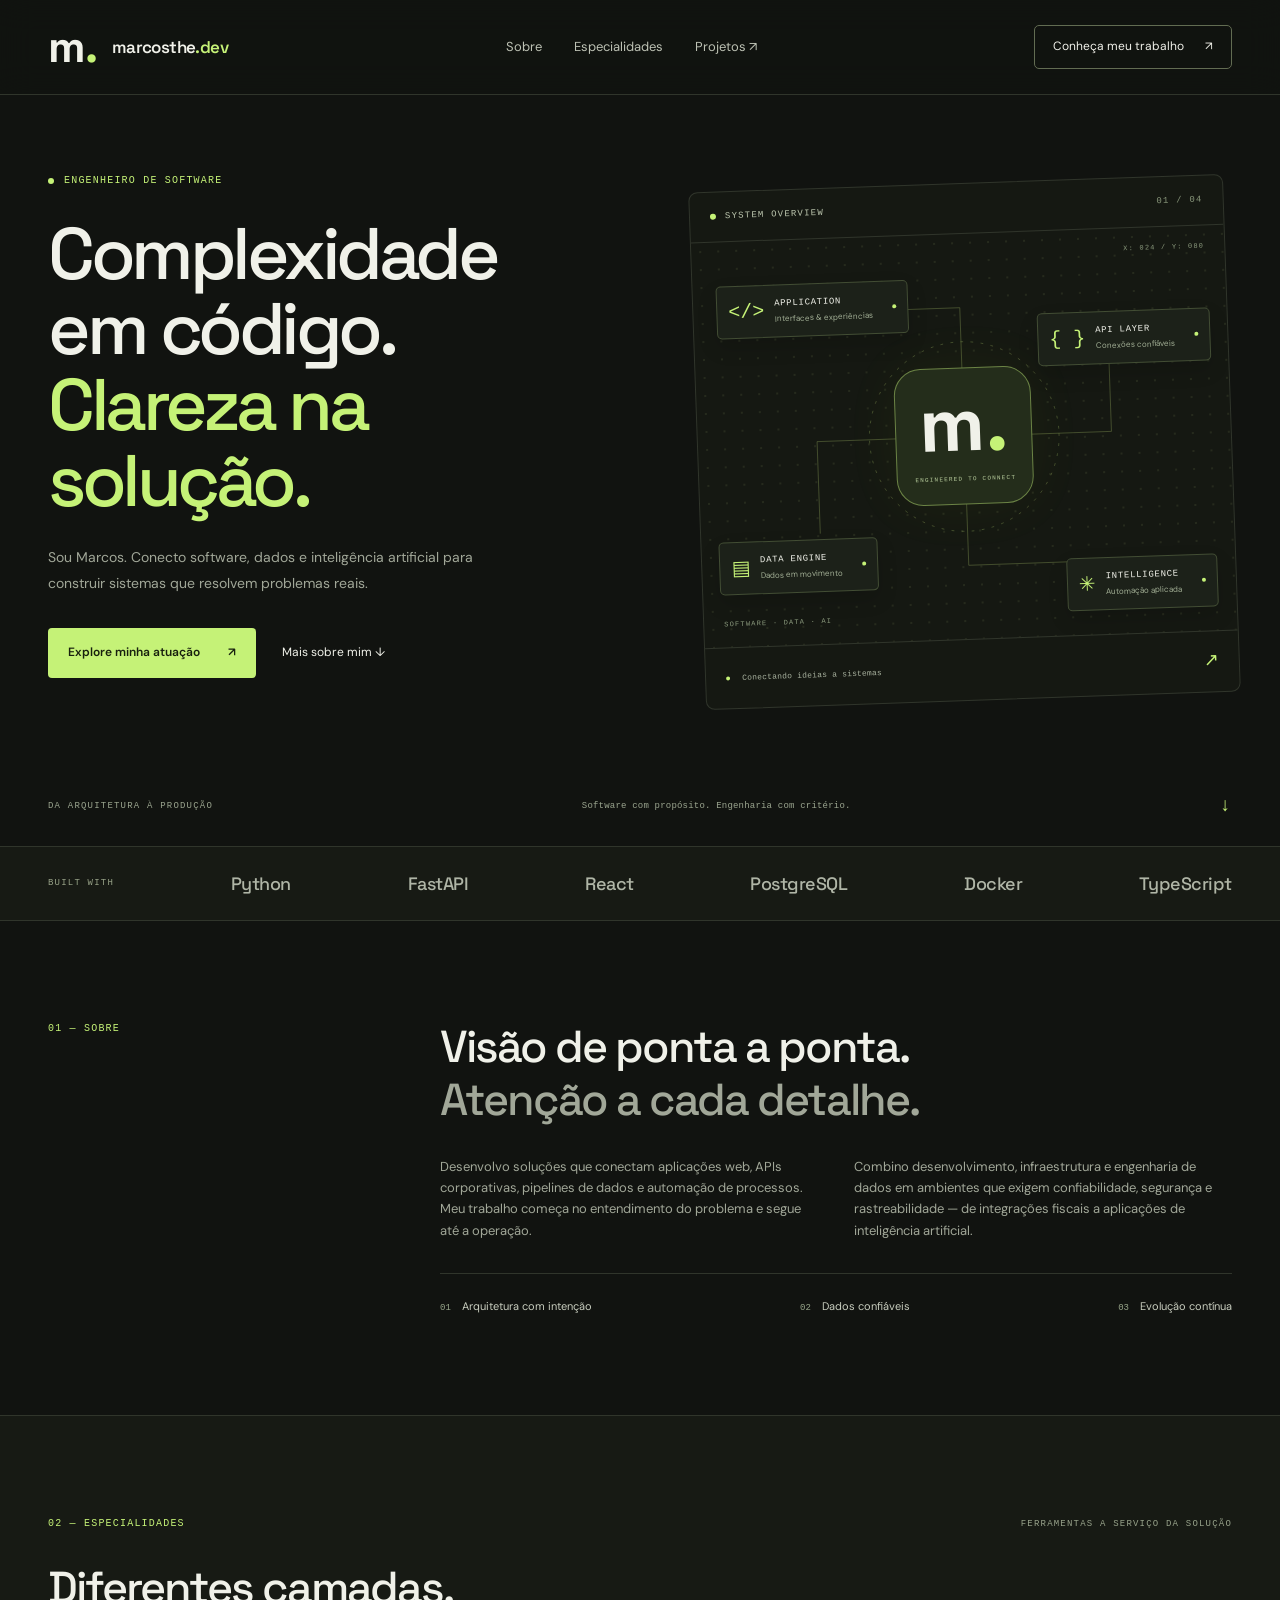
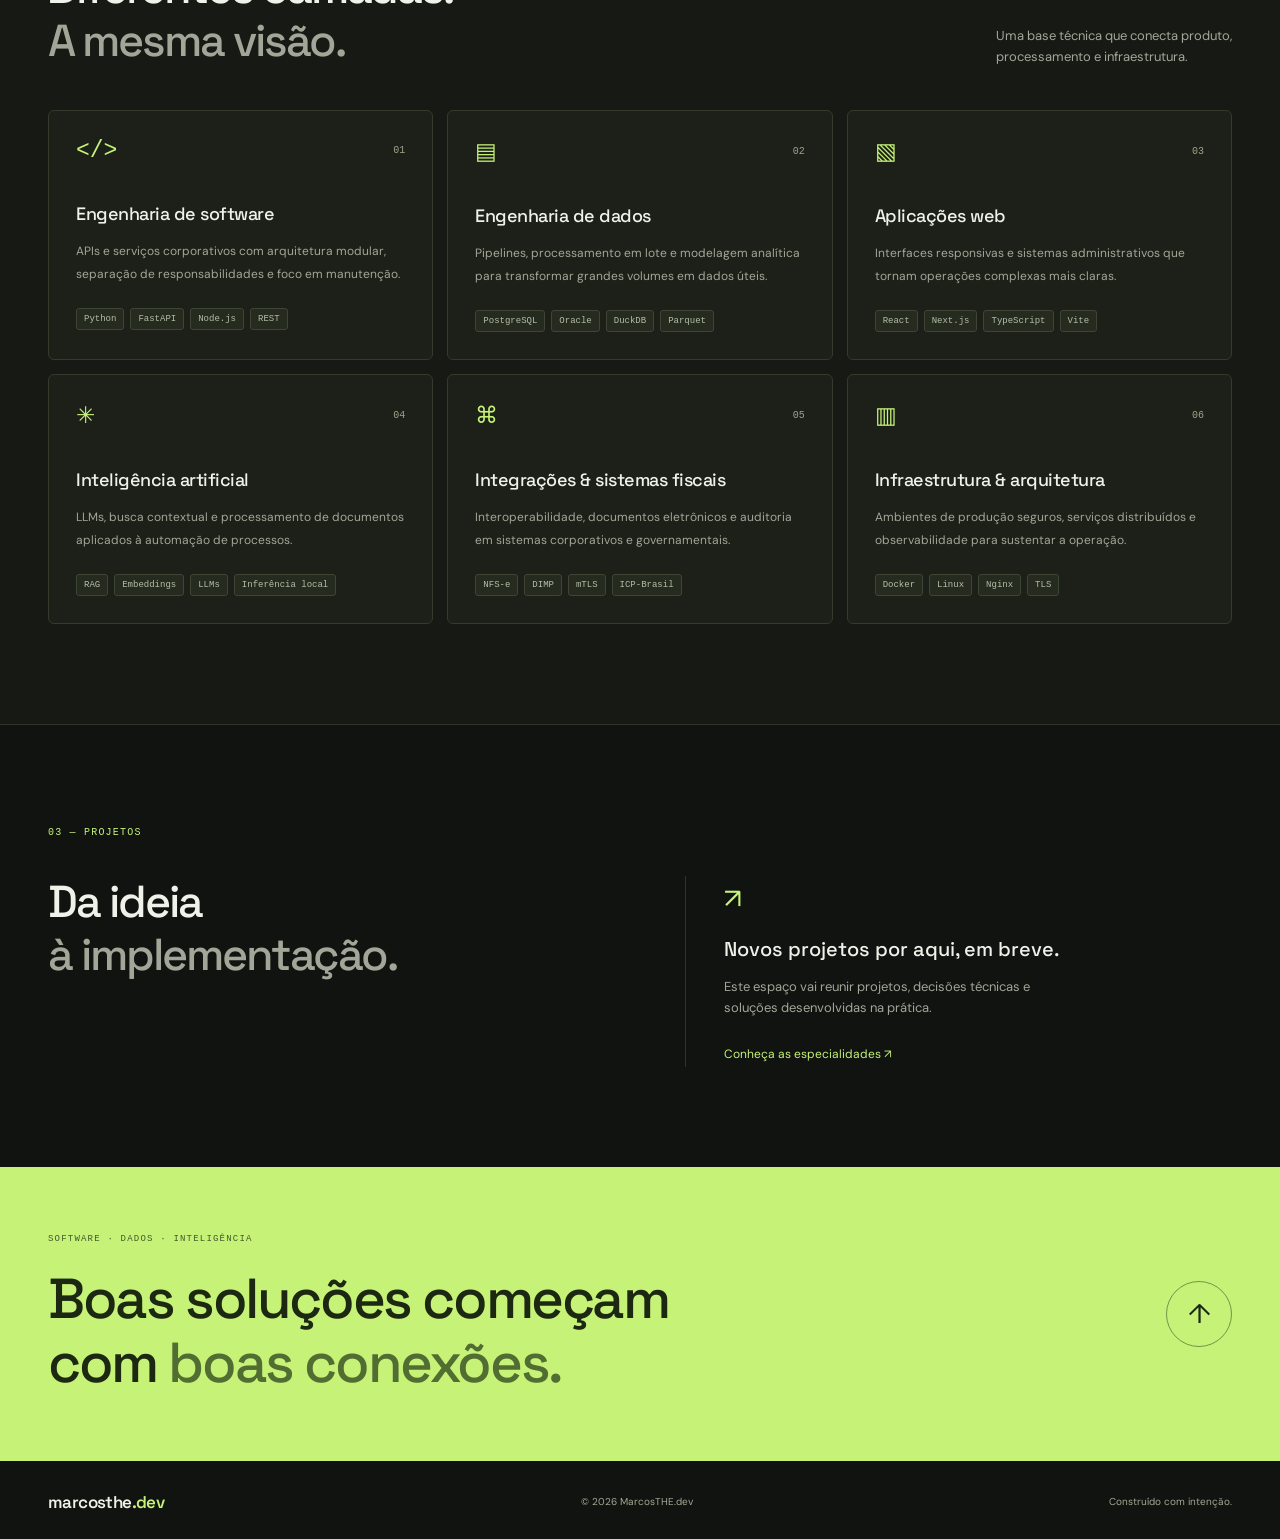
<file: index.html>
<!doctype html>
<html lang="pt-BR">
<head>
<meta charset="utf-8"><meta name="viewport" content="width=device-width,initial-scale=1"><meta name="theme-color" content="#111310">
<title>MarcosTHE.dev — Software, dados & inteligência</title>
<meta name="description" content="Marcos, engenheiro de software. Sistemas corporativos, engenharia de dados, APIs e inteligência artificial para resolver problemas reais.">
<meta property="og:title" content="MarcosTHE.dev — Software, dados & inteligência"><meta property="og:description" content="Engenharia aplicada a problemas reais. Conheça minha atuação e minhas tecnologias."><meta property="og:type" content="website">
<link rel="stylesheet" href="styles.css"><script src="script.js" defer></script>
</head>
<body>
<a class="skip" href="#main">Pular para o conteúdo</a>
<header class="site-header"><div class="container navigation"><a href="#home" class="brand" aria-label="MarcosTHE.dev, início"><b>m<span>.</span></b>marcosthe<span>.dev</span></a><button class="menu-toggle" aria-expanded="false" aria-controls="main-nav" aria-label="Abrir menu">Menu ＋</button><nav id="main-nav" aria-label="Menu principal"><a href="#sobre">Sobre</a><a href="#skills">Especialidades</a><a href="#projetos">Projetos ↗</a></nav><a class="header-cta" href="#skills">Conheça meu trabalho <span>↗</span></a></div></header>
<main id="main">
<section id="home" class="hero container" aria-labelledby="hero-title"><div><p class="eyebrow"><i></i> ENGENHEIRO DE SOFTWARE</p><h1 id="hero-title">Complexidade<br>em código.<br><span>Clareza na<br>solução.</span></h1><p class="hero-description">Sou Marcos. Conecto software, dados e inteligência artificial para construir sistemas que resolvem problemas reais.</p><div class="hero-actions"><a class="button" href="#skills">Explore minha atuação <span>↗</span></a><a class="text-link" href="#sobre">Mais sobre mim ↓</a></div></div>
<div class="system-visual" role="img" aria-label="Diagrama conceitual de aplicações, APIs, dados e inteligência artificial conectados em um sistema"><div class="visual-caption"><i></i> SYSTEM OVERVIEW <span>01 / 04</span></div><div class="system-grid"><svg viewBox="0 0 500 440" aria-hidden="true"><path d="M250 220V80H110M250 220H410V130M250 220V360H390M250 220H90V320"/><circle cx="250" cy="220" r="103"/></svg><div class="node app"><b>&lt;/&gt;</b><span>APPLICATION<small>Interfaces & experiências</small></span><i></i></div><div class="node api"><b>{ }</b><span>API LAYER<small>Conexões confiáveis</small></span><i></i></div><div class="core"><b>m<span>.</span></b><small>ENGINEERED TO CONNECT</small></div><div class="node data"><b>▤</b><span>DATA ENGINE<small>Dados em movimento</small></span><i></i></div><div class="node ai"><b>✳</b><span>INTELLIGENCE<small>Automação aplicada</small></span><i></i></div><span class="coordinate top">X: 024 / Y: 080</span><span class="coordinate bottom">SOFTWARE · DATA · AI</span></div><div class="visual-footer"><span><i></i> Conectando ideias a sistemas</span><span>↗</span></div></div>
<div class="hero-bottom"><span>DA ARQUITETURA À PRODUÇÃO</span><span>Software com propósito. Engenharia com critério.</span><a href="#sobre" aria-label="Ir para sobre">↓</a></div></section>
<div class="stack-band"><div class="container"><span>BUILT WITH</span><span>Python</span><span>FastAPI</span><span>React</span><span>PostgreSQL</span><span>Docker</span><span>TypeScript</span></div></div>
<section id="sobre" class="section container about" aria-labelledby="about-title"><p class="label">01 — SOBRE</p><div><h2 id="about-title">Visão de ponta a ponta.<br><span>Atenção a cada detalhe.</span></h2><div class="about-columns"><p>Desenvolvo soluções que conectam aplicações web, APIs corporativas, pipelines de dados e automação de processos. Meu trabalho começa no entendimento do problema e segue até a operação.</p><p>Combino desenvolvimento, infraestrutura e engenharia de dados em ambientes que exigem confiabilidade, segurança e rastreabilidade — de integrações fiscais a aplicações de inteligência artificial.</p></div><div class="principles"><span><b>01</b> Arquitetura com intenção</span><span><b>02</b> Dados confiáveis</span><span><b>03</b> Evolução contínua</span></div></div></section>
<section id="skills" class="section expertise" aria-labelledby="skills-title"><div class="container"><div class="section-label"><p class="label">02 — ESPECIALIDADES</p><span>FERRAMENTAS A SERVIÇO DA SOLUÇÃO</span></div><div class="section-heading"><h2 id="skills-title">Diferentes camadas.<br><span>A mesma visão.</span></h2><p>Uma base técnica que conecta produto,<br>processamento e infraestrutura.</p></div><div class="expertise-grid">
<article class="card"><div class="card-top"><b>&lt;/&gt;</b><span>01</span></div><h3>Engenharia de software</h3><p>APIs e serviços corporativos com arquitetura modular, separação de responsabilidades e foco em manutenção.</p><div class="tags"><span>Python</span><span>FastAPI</span><span>Node.js</span><span>REST</span></div></article>
<article class="card"><div class="card-top"><b>▤</b><span>02</span></div><h3>Engenharia de dados</h3><p>Pipelines, processamento em lote e modelagem analítica para transformar grandes volumes em dados úteis.</p><div class="tags"><span>PostgreSQL</span><span>Oracle</span><span>DuckDB</span><span>Parquet</span></div></article>
<article class="card"><div class="card-top"><b>▧</b><span>03</span></div><h3>Aplicações web</h3><p>Interfaces responsivas e sistemas administrativos que tornam operações complexas mais claras.</p><div class="tags"><span>React</span><span>Next.js</span><span>TypeScript</span><span>Vite</span></div></article>
<article class="card"><div class="card-top"><b>✳</b><span>04</span></div><h3>Inteligência artificial</h3><p>LLMs, busca contextual e processamento de documentos aplicados à automação de processos.</p><div class="tags"><span>RAG</span><span>Embeddings</span><span>LLMs</span><span>Inferência local</span></div></article>
<article class="card"><div class="card-top"><b>⌘</b><span>05</span></div><h3>Integrações & sistemas fiscais</h3><p>Interoperabilidade, documentos eletrônicos e auditoria em sistemas corporativos e governamentais.</p><div class="tags"><span>NFS-e</span><span>DIMP</span><span>mTLS</span><span>ICP-Brasil</span></div></article>
<article class="card"><div class="card-top"><b>▥</b><span>06</span></div><h3>Infraestrutura & arquitetura</h3><p>Ambientes de produção seguros, serviços distribuídos e observabilidade para sustentar a operação.</p><div class="tags"><span>Docker</span><span>Linux</span><span>Nginx</span><span>TLS</span></div></article>
</div></div></section>
<section id="projetos" class="section container" aria-labelledby="projects-title"><p class="label">03 — PROJETOS</p><div class="project-content"><h2 id="projects-title">Da ideia<br><span>à implementação.</span></h2><div class="project-note"><span class="outline-icon" aria-hidden="true">↗</span><h3>Novos projetos por aqui, em breve.</h3><p>Este espaço vai reunir projetos, decisões técnicas e soluções desenvolvidas na prática.</p><a href="#skills" class="text-link">Conheça as especialidades ↗</a></div></div></section>
<section class="closing" aria-label="Encerramento"><div class="container"><p class="eyebrow">SOFTWARE · DADOS · INTELIGÊNCIA</p><p class="closing-title">Boas soluções começam<br>com <span>boas conexões.</span></p><a class="round-link" href="#home" aria-label="Voltar ao início">↑</a></div></section>
</main><footer class="container footer"><a href="#home" class="footer-brand">marcosthe<span>.dev</span></a><span>© <span id="year">2026</span> MarcosTHE.dev</span><span>Construído com intenção.</span></footer>
</body></html>
</file>
<file: styles.css>
@import url('https://fonts.googleapis.com/css2?family=DM+Sans:wght@400;500;600;700&family=Space+Grotesk:wght@400;500;600;700&display=swap');
:root{--bg:#111310;--line:#30352b;--text:#f0f1e9;--muted:#a1a798;--accent:#c5f277;--mono:ui-monospace,Consolas,monospace}*{box-sizing:border-box}html{scroll-behavior:smooth;scroll-padding-top:110px}body{margin:0;background:var(--bg);color:var(--text);font:16px/1.65 'DM Sans',sans-serif}a{color:inherit;text-decoration:none}button{font:inherit}::selection{background:var(--accent);color:var(--bg)}:focus-visible{outline:2px solid var(--accent);outline-offset:6px}h1,h2,h3,p{margin:0}h1,h2,h3,.closing-title{font-family:'Space Grotesk',sans-serif;font-weight:500}h2{font-size:clamp(32px,3.5vw,47px);line-height:1.18;letter-spacing:-2px}h2>span{color:var(--muted)}.container{max-width:1248px;width:calc(100% - 96px);margin-inline:auto}.site-header{position:sticky;top:0;z-index:20;background:#111310f2;backdrop-filter:blur(16px);border-bottom:1px solid var(--line)}.navigation{height:94px;display:flex;align-items:center;justify-content:space-between;gap:30px}.brand{display:flex;align-items:center;font:600 17px 'Space Grotesk',sans-serif;letter-spacing:-.6px}.brand b{font-size:44px;line-height:1;margin-right:14px}.brand span,.footer-brand span{color:var(--accent)}nav{display:flex;gap:32px}nav a{font-size:13px;color:#bdc2b4}nav a:hover,nav a[aria-current],.text-link:hover{color:var(--accent)}.header-cta{border:1px solid #626c52;padding:11px 18px;border-radius:5px;font-size:12px}.header-cta span{margin-left:18px}.header-cta:hover{border-color:var(--accent);color:var(--accent)}.menu-toggle{display:none}.hero{padding-top:78px;display:grid;grid-template-columns:1.12fr 1fr;column-gap:50px}.eyebrow,.label,.section-label,.hero-bottom,.visual-caption,.visual-footer,.coordinate,.stack-band{font-family:var(--mono);font-size:10px;letter-spacing:1.2px}.eyebrow{color:var(--accent);display:flex;align-items:center;gap:10px}i{display:inline-block;width:6px;height:6px;background:var(--accent);border-radius:50%;flex-shrink:0}h1{font-size:clamp(54px,5.7vw,80px);line-height:1.04;letter-spacing:-4.5px;margin:26px 0}h1>span{color:var(--accent)}.hero-description{max-width:425px;color:var(--muted);font-size:14px;line-height:1.85}.hero-actions{display:flex;align-items:center;gap:26px;margin-top:31px}.button{display:inline-flex;align-items:center;justify-content:center;gap:28px;border-radius:4px;padding:15px 20px;font-size:12px;font-weight:600;background:var(--accent);color:#18200e;transition:background .2s,transform .2s}.button:hover{background:#dcffa3;transform:translateY(-2px)}.text-link{font-size:12px}.system-visual{align-self:center;border:1px solid var(--line);border-radius:9px;background:#151812;overflow:hidden;transform:rotate(-2deg);margin-top:10px}.visual-caption{display:flex;align-items:center;gap:9px;padding:17px 20px;border-bottom:1px solid var(--line);color:#bdc7af;font-size:9px}.visual-caption>span{margin-left:auto;color:#89977b}.system-grid{height:405px;position:relative;background-image:radial-gradient(#616b4438 1px,transparent 1px);background-size:18px 18px;overflow:hidden}.system-grid svg{position:absolute;width:100%;height:100%;fill:none;stroke:#859a546f;stroke-width:1}.system-grid circle{stroke-dasharray:3 8}.core{position:absolute;left:50%;top:50%;transform:translate(-50%,-50%);width:137px;height:137px;background:#242d1b;border:1px solid #6b8345;border-radius:27px;display:flex;align-items:center;justify-content:center;flex-direction:column;box-shadow:0 0 60px #c5f2100d}.core b{font:700 77px/.9 'Space Grotesk',sans-serif}.core b span{color:var(--accent)}.core small{font:6px var(--mono);letter-spacing:1.2px;color:#b8cd9d;margin-top:17px}.node{position:absolute;display:flex;align-items:center;gap:10px;padding:13px 11px;background:#1c2119;border:1px solid #424d34;border-radius:5px;z-index:2;box-shadow:0 9px 20px #0002}.node>span{font:9px var(--mono);letter-spacing:.7px}.node small{display:block;color:#a2af95;font:8px 'DM Sans',sans-serif;letter-spacing:0;margin-top:5px}.node b{color:var(--accent);font:20px var(--mono)}.node i{width:4px;height:4px;margin-left:10px}.app{top:44px;left:23px}.api{top:82px;right:17px}.data{bottom:52px;left:17px}.ai{bottom:24px;right:18px}.coordinate{position:absolute;color:#8c9b7e;font-size:7px}.top{right:20px;top:15px}.bottom{left:20px;bottom:16px}.visual-footer{display:flex;justify-content:space-between;align-items:center;padding:15px 20px;border-top:1px solid var(--line);font-size:8px;color:#a9b29f;letter-spacing:.2px}.visual-footer i{width:4px;height:4px;margin-right:7px}.visual-footer>span:last-child{font-size:18px;color:var(--accent)}.hero-bottom{grid-column:1/-1;display:flex;justify-content:space-between;align-items:center;margin-top:66px;padding:24px 0;color:#9ba58f;font-size:9px}.hero-bottom>span:nth-child(2){letter-spacing:.2px}.hero-bottom a{font-size:19px;color:var(--accent)}.stack-band{border-block:1px solid var(--line);background:#171a14}.stack-band>.container{display:flex;align-items:center;justify-content:space-between;gap:24px;padding-block:25px;flex-wrap:wrap}.stack-band span:not(:first-child){font:500 18px 'Space Grotesk',sans-serif;color:#afb5a6;letter-spacing:-.5px}.stack-band span:first-child{color:#97a287;font-size:9px}.section{padding-block:100px}.label{color:var(--accent)}.section-label{display:flex;align-items:center;justify-content:space-between}.section-label>span{color:#98a38b;font-size:9px}.about{display:grid;grid-template-columns:1fr 2.25fr;gap:40px}.about-columns{display:grid;grid-template-columns:1fr 1fr;gap:36px;margin-top:29px;color:var(--muted);font-size:13px}.principles{display:flex;justify-content:space-between;gap:15px;margin-top:32px;padding-top:23px;border-top:1px solid var(--line);font-size:11px;color:#c9cebf}.principles b{font:9px var(--mono);color:#98a68a;margin-right:8px}.expertise{background:#171a14;border-block:1px solid var(--line)}.section-heading{display:flex;justify-content:space-between;align-items:end;margin:29px 0 42px}.section-heading>p{font-size:13px;color:var(--muted)}.expertise-grid{display:grid;grid-template-columns:repeat(3,1fr);gap:14px}.card{background:#1c2018;border:1px solid #343b2d;border-radius:6px;padding:27px;transition:border-color .2s,transform .2s}.card:hover{border-color:#728958;transform:translateY(-4px)}.card-top{display:flex;justify-content:space-between;align-items:center;margin-bottom:35px}.card-top b{font:23px var(--mono);color:var(--accent)}.card-top>span{font:10px var(--mono);color:#99a58a}.card h3{font-size:18px;letter-spacing:-.5px;margin-bottom:12px}.card p{font-size:12px;line-height:1.85;color:var(--muted)}.tags{display:flex;flex-wrap:wrap;gap:6px;margin-top:23px}.tags span{font:9px var(--mono);border:1px solid #3d4535;background:#252b1f;padding:5px 7px;border-radius:3px;color:#b5bea8}.project-content{display:grid;grid-template-columns:1fr 1fr;gap:90px;margin-top:35px}.project-note{border-left:1px solid var(--line);padding-left:38px}.outline-icon{font-size:28px;color:var(--accent)}.project-note h3{font-size:20px;margin:10px 0}.project-note p{font-size:13px;color:var(--muted);max-width:350px;margin-bottom:22px}.project-note .text-link{color:var(--accent)}.closing{background:var(--accent);color:#1c2811;padding:65px 0}.closing>.container{position:relative}.closing .eyebrow{color:#43592b;font-size:9px}.closing-title{font-size:clamp(32px,4.4vw,58px);letter-spacing:-2.4px;line-height:1.15;margin-top:20px}.closing-title span{color:#526d32}.round-link{position:absolute;right:0;top:50%;transform:translateY(-50%);width:66px;height:66px;border:1px solid #72954a;border-radius:50%;display:grid;place-items:center;font-size:27px}.round-link:hover{background:#b2df65}.footer{display:flex;justify-content:space-between;align-items:center;padding-block:30px;gap:20px}.footer-brand{font:600 17px 'Space Grotesk',sans-serif;letter-spacing:-.6px}.footer>span{font-size:10px;color:#a0aa93}.skip{position:fixed;top:10px;left:10px;z-index:50;transform:translateY(-160%);background:var(--accent);color:#111;padding:10px}.skip:focus{transform:translateY(0)}
@media(max-width:1000px){.container{width:calc(100% - 56px)}.hero{column-gap:24px}h1{font-size:62px}.header-cta{display:none}.system-grid{height:360px}.node{padding:10px 8px;gap:7px}.node small{font-size:7px}.node>span{font-size:8px}.node b{font-size:16px}.app{left:10px;top:35px}.api{right:9px;top:100px}.data{left:8px;bottom:55px}.ai{right:8px;bottom:10px}.core{width:115px;height:115px}.core b{font-size:63px}.core small{font-size:5px}.hero-actions{gap:16px}.button{gap:12px}.about{grid-template-columns:1fr}.expertise-grid{grid-template-columns:repeat(2,1fr)}.stack-band span:not(:first-child){font-size:15px}.project-content{gap:40px}}
@media(max-width:650px){.container{width:calc(100% - 40px)}.navigation{height:74px}.brand b{font-size:36px}.brand{font-size:15px}.menu-toggle{display:block;background:transparent;border:1px solid var(--line);border-radius:4px;color:var(--text);padding:7px 12px;font-size:11px}nav{display:none;position:absolute;left:0;top:74px;width:100%;padding:22px;background:#191d15;border-bottom:1px solid var(--line);flex-direction:column;gap:0}nav.is-open{display:flex}nav a{padding:13px 0}.hero{padding-top:45px;grid-template-columns:1fr}h1{font-size:clamp(52px,13vw,72px);letter-spacing:-3px;margin-block:23px}.hero-description{font-size:13px;max-width:360px}.hero-actions{gap:22px;flex-wrap:wrap}.system-visual{margin:49px 5px 0;transform:rotate(-1.5deg)}.system-grid{height:355px}.app{left:18px;top:34px}.api{right:15px;top:100px}.data{left:12px;bottom:70px}.ai{right:15px;bottom:24px}.hero-bottom{margin-top:35px;font-size:8px;gap:15px}.hero-bottom>span:nth-child(2){display:none}.stack-band>.container{justify-content:center;column-gap:25px;row-gap:17px;padding-block:22px}.stack-band span:first-child{width:100%;text-align:center}.section{padding-block:65px}.about{gap:25px}h2{font-size:33px;letter-spacing:-1.4px}.about-columns{grid-template-columns:1fr;gap:18px;margin-top:23px}.principles{flex-direction:column;gap:13px}.section-label>span{display:none}.section-heading{display:block;margin:25px 0 28px}.section-heading>p{margin-top:20px}.expertise-grid{grid-template-columns:1fr}.card{padding:24px}.card-top{margin-bottom:24px}.card p{font-size:13px}.project-content{grid-template-columns:1fr;gap:28px}.project-note{padding-left:22px}.closing{padding-block:48px}.closing-title{font-size:34px;letter-spacing:-1.5px;padding-right:35px}.round-link{width:38px;height:38px;font-size:20px;top:10px;transform:none}.footer{flex-wrap:wrap;gap:17px}.footer-brand{width:100%}.footer>span{font-size:9px}}
@media(prefers-reduced-motion:reduce){html{scroll-behavior:auto}*,*::before,*::after{transition:none!important;animation:none!important}}
</file>
